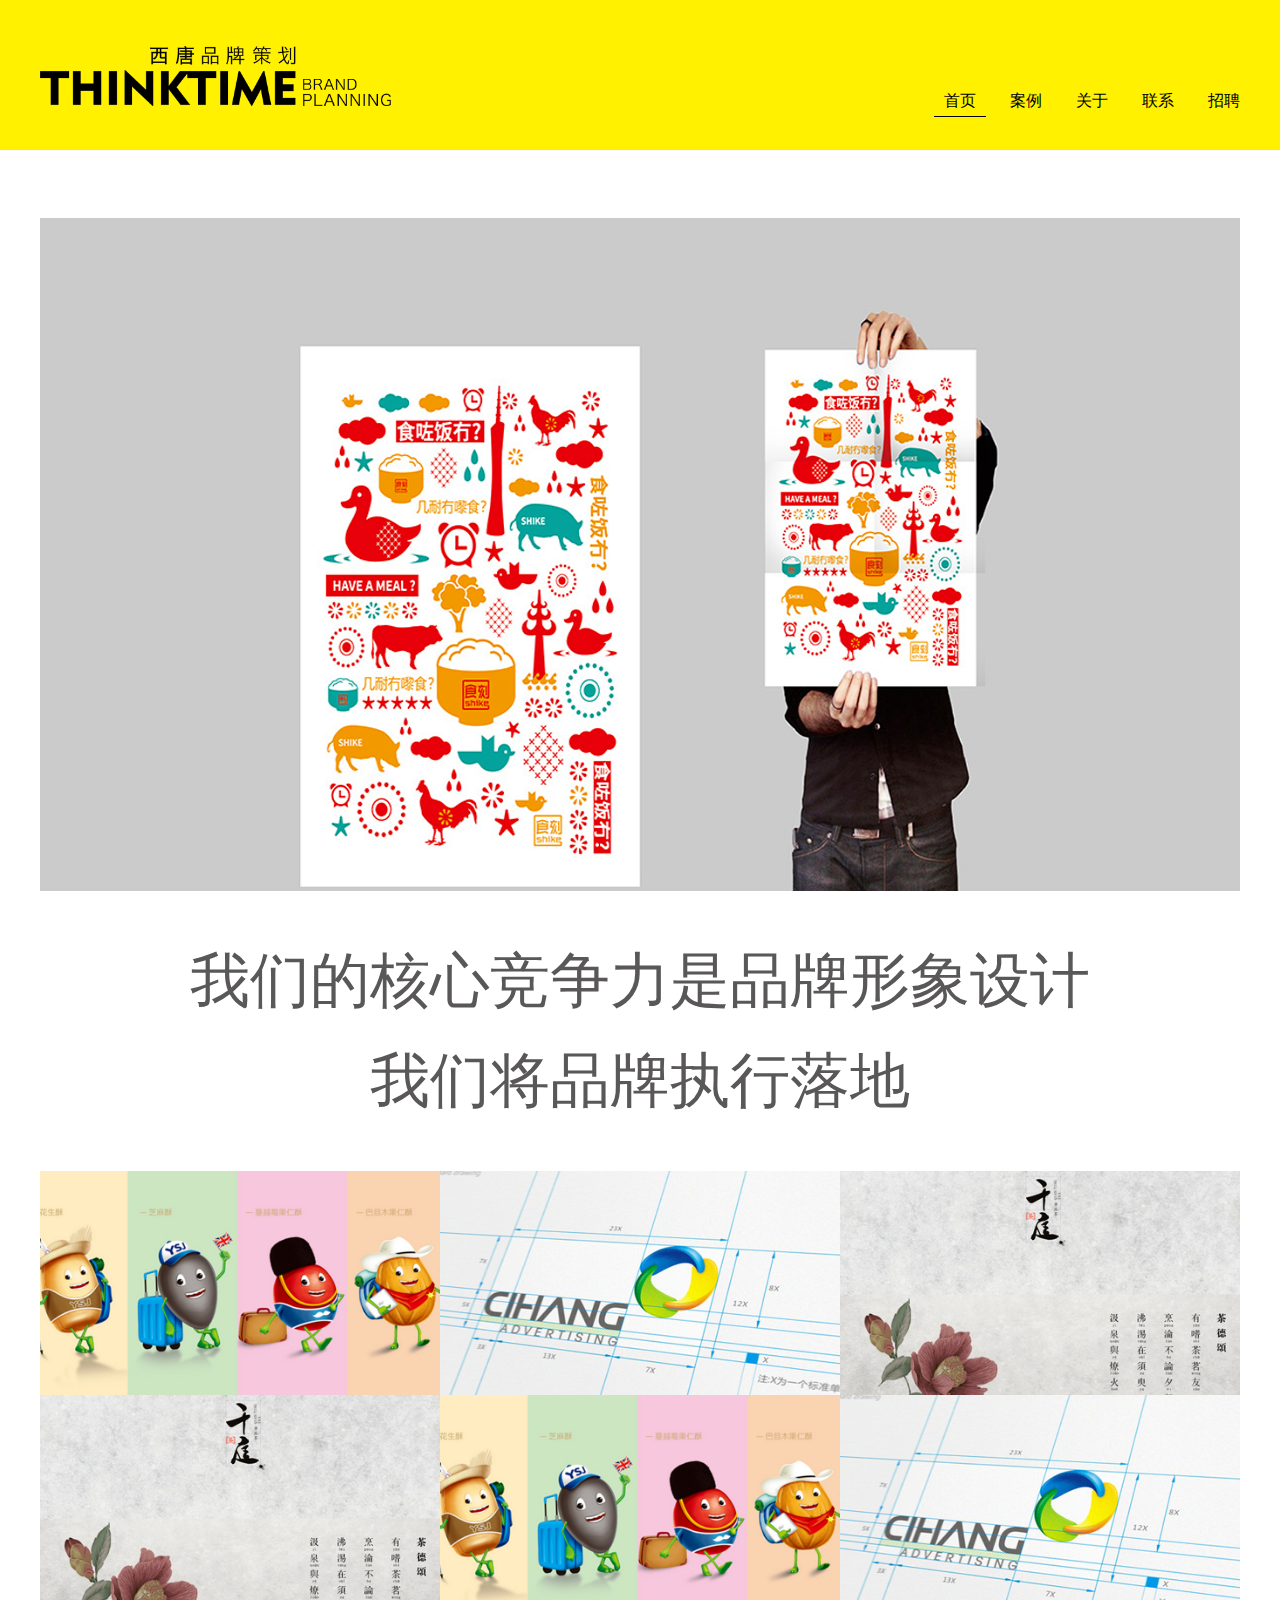
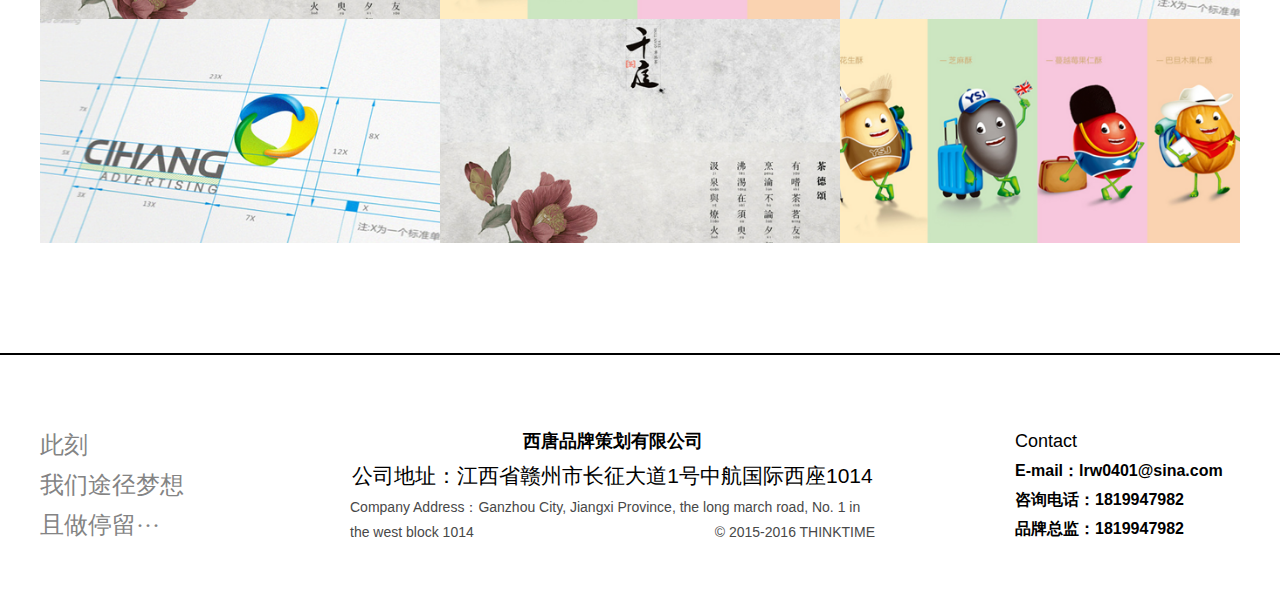
<file: index.html>
<!DOCTYPE HTML>
<html>
    <head>
        <meta charset="utf-8">
        <title>西塘品牌策划</title>
        <link href='css/begin.css' type="text/css" rel="stylesheet">
        <link href='css/main.css' type="text/css" rel="stylesheet">
        <script type="text/javascript" src="http://cdn.webfont.youziku.com/wwwroot/js/wf/youziku.api.min.js"></script>
    </head>
    <script type="text/javascript">  
       $youziku.load("#in-lg-title", "b92ecdec26a74c28a177767f41d99d16", "PingFangEL");
       /*$youziku.load("#id1,.class1,h1", "b92ecdec26a74c28a177767f41d99d16", "PingFangEL");*/
       /*．．．*/
       $youziku.draw();
    </script>
    <body>
        <div class="header">
            <div class="container">
                <div class="hd-logo">
                    <img src="css/image/logo.png" alt="logo" >
                </div>
                <div class="hd-nav">
                    <ul>
                        <li><a href="#" class="active">首页</a></li>
                        <li><a href="page2.html" >案例</a></li>
                        <li><a href="page3.html" >关于</a></li>
                        <li><a href="#" >联系</a></li>
                        <li><a href="#" >招聘</a></li>
                    </ul>
                </div>
            </div>
        </div>
        <div class="wrap">
            <div class="container">
                <div id="slideBox" class="slideBox">
                    <div class="bd">
                        <ul>
                            <li><a><img src="css/image/case1.png"></a></li>
                            <li><a><img src="css/image/case3.png"></a></li>
                            <li><a><img src="css/image/case2.png"></a></li>
                        </ul>
                    </div>
                </div>
                <div class="in-lg-title" id="in-lg-title">
                    <h1>我们的核心竞争力是品牌形象设计</h1>
                    <h1>我们将品牌执行落地</h1>
                </div>
                <div class="in-desp">
                <ul>
                    <li>
                        <a href="#">
                            <img src="css/image/in-desp1.png">
                            <div class="in-desp-cover">
                                <p>《扎堆》餐饮品牌策略设计</p>
                                <p>MILUO VI DESIGN</p>
                            </div>
                        </a>
                    </li>
                    <li>
                        <a href="#">
                            <img src="css/image/in-desp2.png">
                            <div class="in-desp-cover">
                                <p>《扎堆》餐饮品牌策略设计</p>
                                <p>MILUO VI DESIGN</p>
                            </div>
                        </a>
                    </li>
                    <li>
                        <a href="#">
                            <img src="css/image/in-desp3.png">
                            <div class="in-desp-cover">
                                <p>《扎堆》餐饮品牌策略设计</p>
                                <p>MILUO VI DESIGN</p>
                            </div>
                        </a>
                    </li>
                    <li>
                        <a href="#">
                            <img src="css/image/in-desp3.png">
                            <div class="in-desp-cover">
                                <p>《扎堆》餐饮品牌策略设计</p>
                                <p>MILUO VI DESIGN</p>
                            </div>
                        </a>
                    </li>
                    <li>
                        <a href="#">
                            <img src="css/image/in-desp1.png">
                            <div class="in-desp-cover">
                                <p>《扎堆》餐饮品牌策略设计</p>
                                <p>MILUO VI DESIGN</p>
                            </div>
                        </a>
                    </li>
                    <li>
                        <a href="#">
                            <img src="css/image/in-desp2.png">
                            <div class="in-desp-cover">
                                <p>《扎堆》餐饮品牌策略设计</p>
                                <p>MILUO VI DESIGN</p>
                            </div>
                        </a>
                    </li>
                    <li>
                        <a href="#">
                            <img src="css/image/in-desp2.png">
                            <div class="in-desp-cover">
                                <p>《扎堆》餐饮品牌策略设计</p>
                                <p>MILUO VI DESIGN</p>
                            </div>
                        </a>
                    </li>
                    <li>
                        <a href="#">
                            <img src="css/image/in-desp3.png">
                            <div class="in-desp-cover">
                                <p>《扎堆》餐饮品牌策略设计</p>
                                <p>MILUO VI DESIGN</p>
                            </div>
                        </a>
                    </li>
                    <li>
                        <a href="#">
                            <img src="css/image/in-desp1.png">
                            <div class="in-desp-cover">
                                <p>《扎堆》餐饮品牌策略设计</p>
                                <p>MILUO VI DESIGN</p>
                            </div>
                        </a>
                    </li>
                </ul>
            </div>
            </div>
        </div>
        <div class="footer">
        <div class="ft-container">
            <div class="ft-box1">
                <h3>此刻</h3>
                <h3>我们途径梦想</h3>
                <h3>且做停留···</h3>
            </div>

            <div class="ft-box2">
                <h4 class="ft-box2-title">西唐品牌策划有限公司</h4>
                <p class="ft-box2-address">公司地址：江西省赣州市长征大道1号中航国际西座1014</p>
                <p class="ft-box2-address-en">Company Address：Ganzhou City, Jiangxi Province, the long march
                    road, No. 1 in the west block 1014             <span style="float: right">© 2015-2016 THINKTIME</span></p>
            </div>

            <div class="ft-box3">
                <h4 class="ft-box3-title">Contact</h4>
                <p class="ft-box3-text">E-mail：lrw0401@sina.com</p>
                <p class="ft-box3-text">咨询电话：1819947982</p>
                <p class="ft-box3-text">品牌总监：1819947982</p>
            </div>
        </div>
    </div>
        <script type="text/javascript" src="js/tool.js"></script>
        <script type="text/javascript" src="js/base.js"></script>
        <script type="text/javascript" src="main.js"></script>
    </body>
</html>
</file>
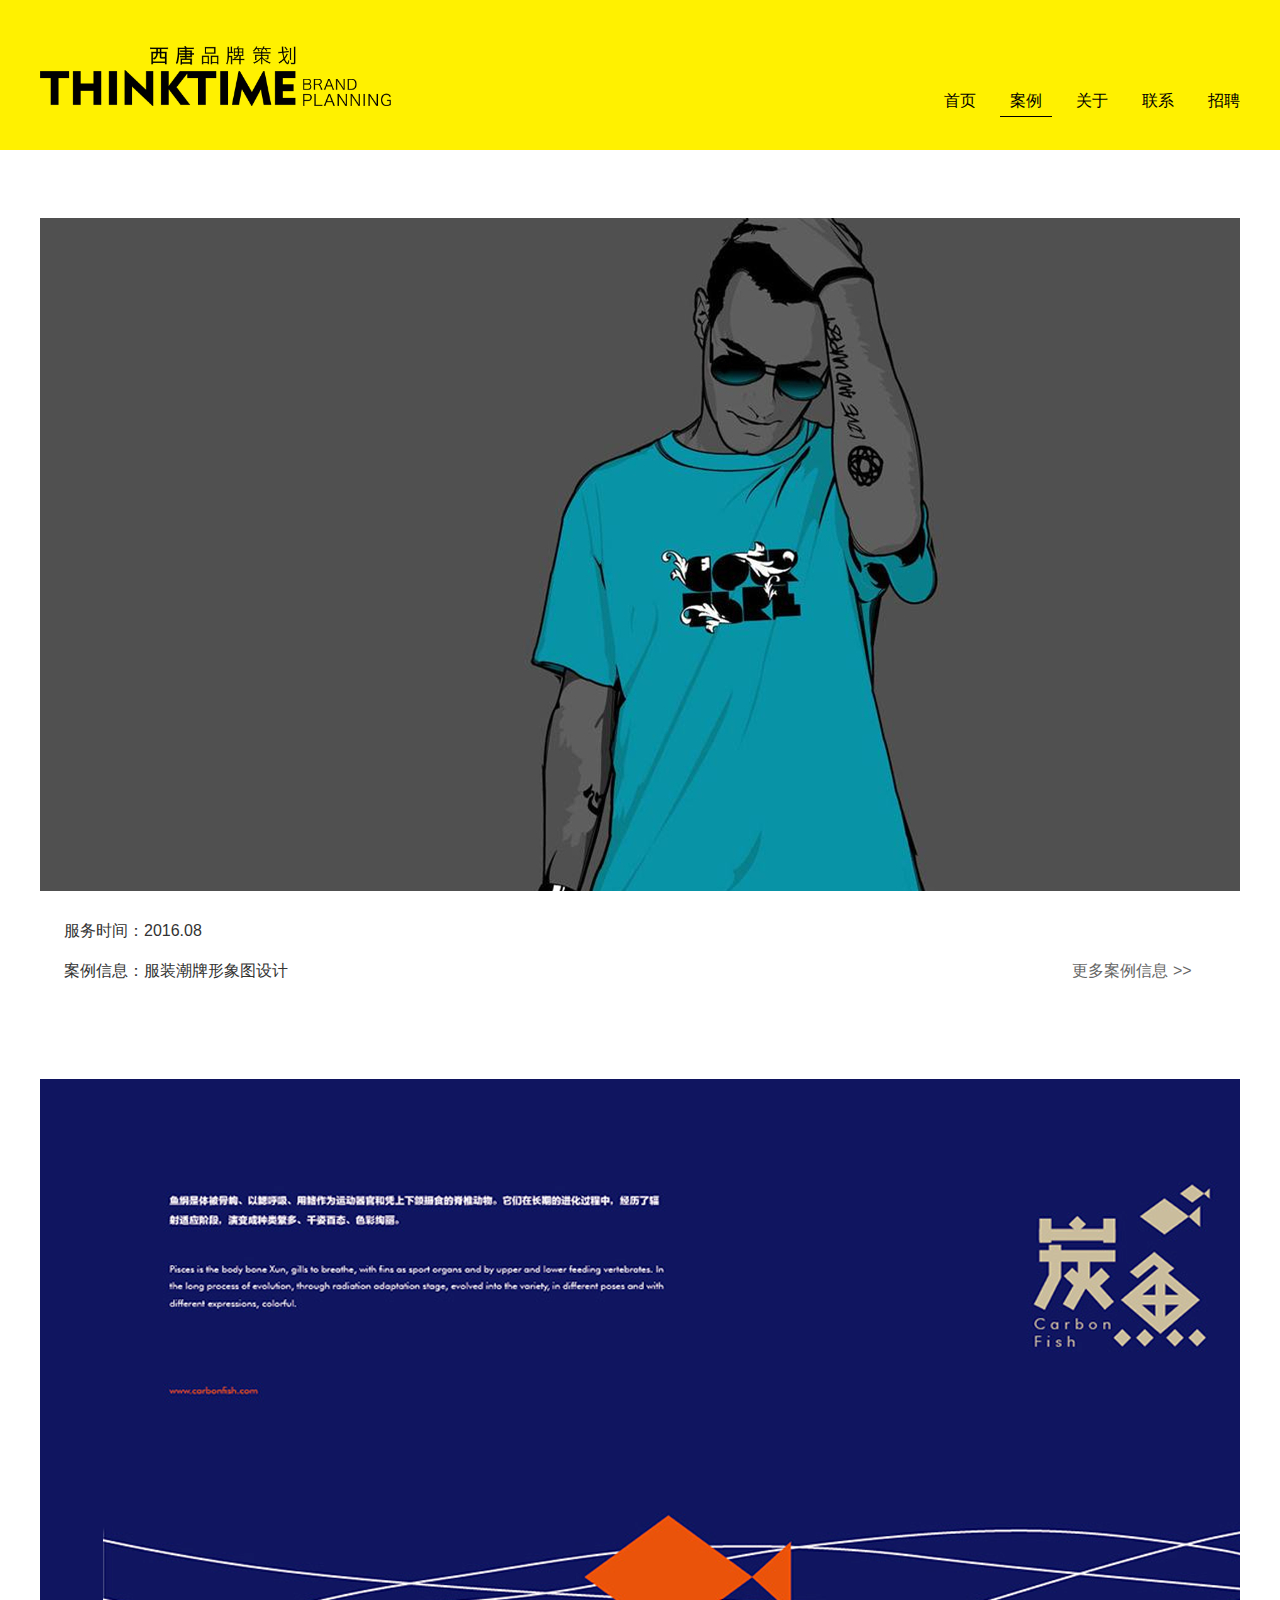
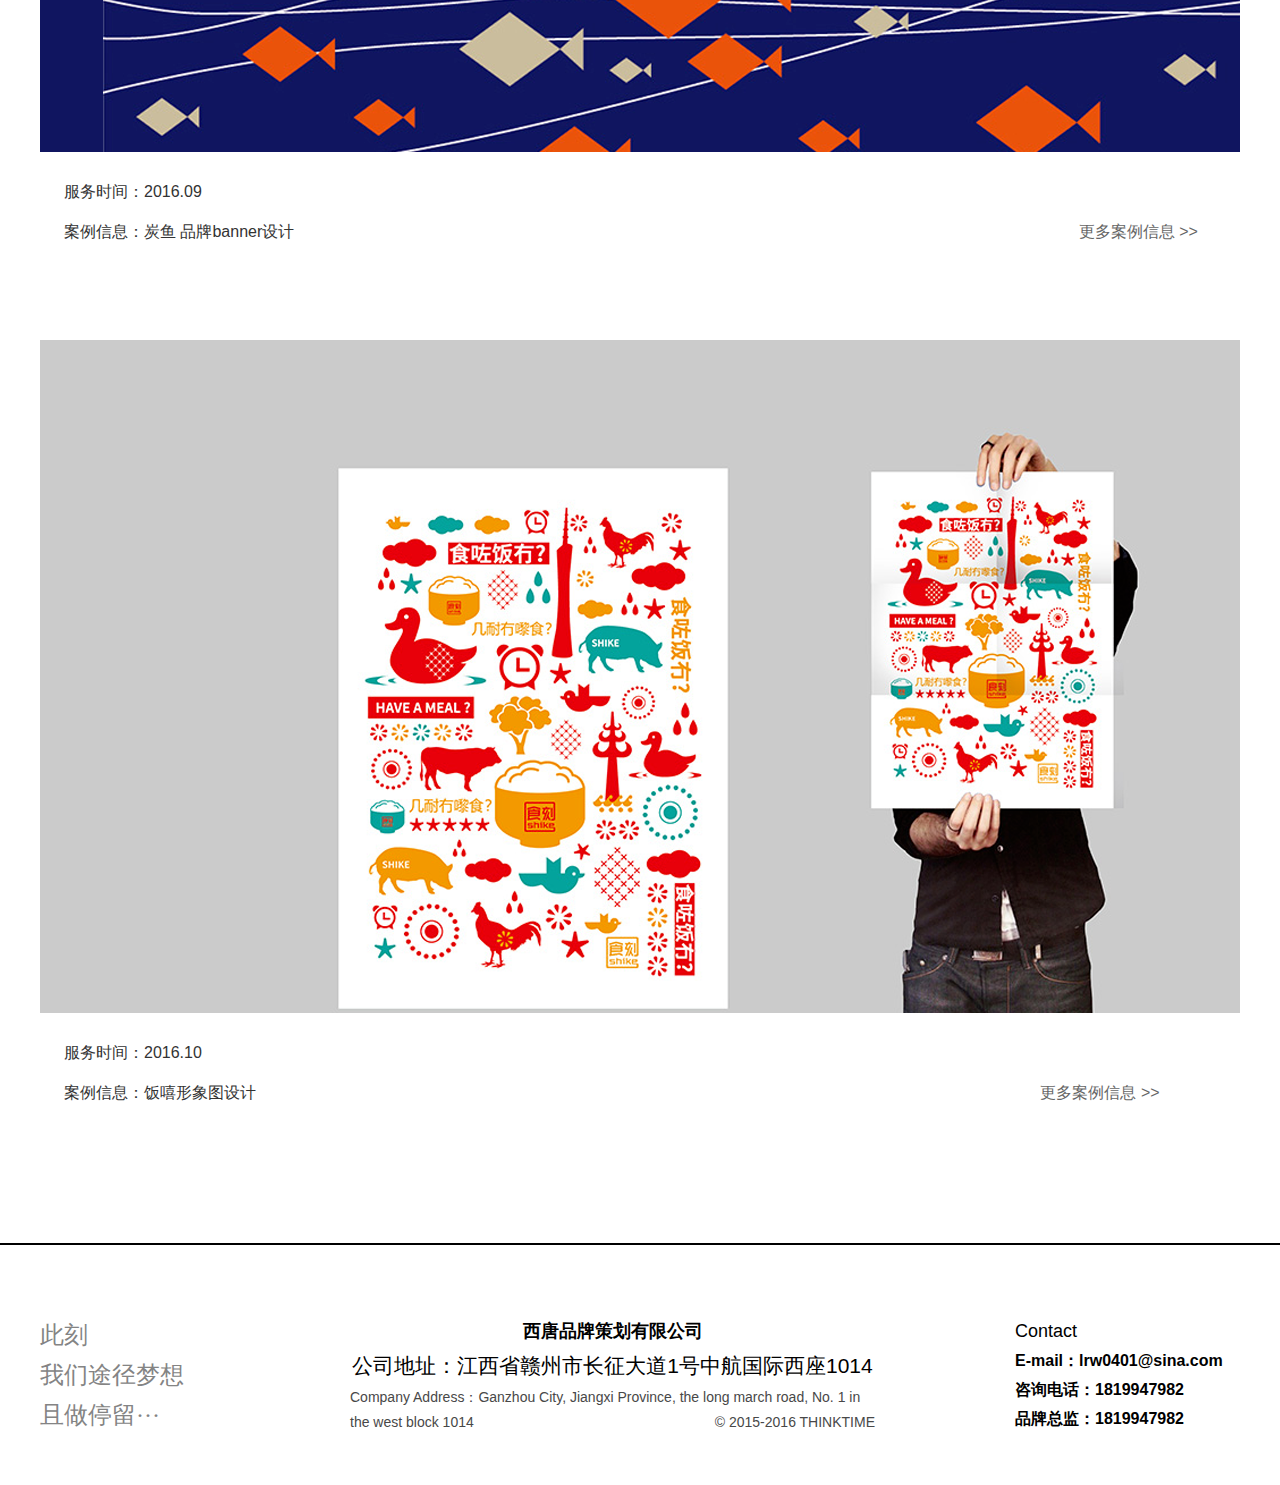
<file: page2.html>
<!DOCTYPE HTML>
<html>
    <head>
        <meta charset="utf-8">
        <title>西塘品牌策划</title>
        <link href='css/begin.css' type="text/css" rel="stylesheet">
        <link href='css/main.css' type="text/css" rel="stylesheet">
    </head>
    <body>
        <div class="header">
            <div class="container">
                <div class="hd-logo">
                    <img src="css/image/logo.png" alt="logo" >
                </div>
                <div class="hd-nav">
                    <ul>
                        <li><a href="index.html" >首页</a></li>
                        <li><a href="page2.html" class="active">案例</a></li>
                        <li><a href="page3.html" >关于</a></li>
                        <li><a href="#" >联系</a></li>
                        <li><a href="#" >招聘</a></li>
                    </ul>
                </div>
            </div>
        </div>
        <div class="wrap">
            <div class="container">
                <div id="slideBox" class="slideBox" style="overflow:inherit">
                    <div class="bd">
                        <a><img src="css/image/case1.png"></a>
                    </div>
                </div>
                 <div class="bd-text">
                        <p>服务时间：2016.08</p>
                        <p>案例信息：服装潮牌形象图设计 <span class="text-more">更多案例信息 >></span></p>
                     
                </div>
                <div class="bd-info">
                    <p>“CRZ”潮牌是一个以成衣为核心品类，全线开发由外到内的高品质潮人装，CRZ是上海日播服饰有限公司旗下品牌之一，CRZ全线开发时尚贴身服饰内搭品牌。潮牌CRZ多元化的产品具有标准廓型、顶级面料、丰富色彩、个性图案、特色包装、DIY乐活精神，强调个人内心归属感，注重情调、价值感，时尚感，潮牌CRZ引领个人时尚内搭新概念时尚潮装。</p>   
                    <p>NPC主要代理的品牌有：李晨nic自己设计的"nic is coming..." , NIKE , MANHATTAN , STAGE , MICHAEL LAU的玩偶， G-SHOCK, SPEEDCAT , LACOSTE。</p>
                </div>
            </div>
        </div>
        <div class="wrap">
            <div class="container">
                <div id="slideBox" class="slideBox" style="overflow:inherit">
                    <div class="bd">
                        <a><img src="css/image/case2.png"></a>
                    </div>
                </div>
                 <div class="bd-text">
                        <p>服务时间：2016.09</p>
                        <p>案例信息：炭鱼 品牌banner设计 <span class="text-more">更多案例信息 >></span></p>
                     
                </div>
                <div class="bd-info">
                    <p>“CRZ”潮牌是一个以成衣为核心品类，全线开发由外到内的高品质潮人装，CRZ是上海日播服饰有限公司旗下品牌之一，CRZ全线开发时尚贴身服饰内搭品牌。潮牌CRZ多元化的产品具有标准廓型、顶级面料、丰富色彩、个性图案、特色包装、DIY乐活精神，强调个人内心归属感，注重情调、价值感，时尚感，潮牌CRZ引领个人时尚内搭新概念时尚潮装。</p>   
                    <p>NPC主要代理的品牌有：李晨nic自己设计的"nic is coming..." , NIKE , MANHATTAN , STAGE , MICHAEL LAU的玩偶， G-SHOCK, SPEEDCAT , LACOSTE。</p>
                </div>
            </div>
        </div>
        <div class="wrap">
            <div class="container">
                <div id="slideBox" class="slideBox" style="overflow:inherit">
                    <div class="bd">
                        <a><img src="css/image/case3.png"></a>
                    </div>
                </div>
                 <div class="bd-text">
                        <p>服务时间：2016.10</p>
                        <p>案例信息：饭嘻形象图设计 <span class="text-more">更多案例信息 >></span></p>
                     
                </div>
                <div class="bd-info">
                    <p>“CRZ”潮牌是一个以成衣为核心品类，全线开发由外到内的高品质潮人装，CRZ是上海日播服饰有限公司旗下品牌之一，CRZ全线开发时尚贴身服饰内搭品牌。潮牌CRZ多元化的产品具有标准廓型、顶级面料、丰富色彩、个性图案、特色包装、DIY乐活精神，强调个人内心归属感，注重情调、价值感，时尚感，潮牌CRZ引领个人时尚内搭新概念时尚潮装。</p>   
                    <p>NPC主要代理的品牌有：李晨nic自己设计的"nic is coming..." , NIKE , MANHATTAN , STAGE , MICHAEL LAU的玩偶， G-SHOCK, SPEEDCAT , LACOSTE。</p>
                </div>
            </div>
        </div>
        <div class="footer">
        <div class="ft-container">
            <div class="ft-box1">
                <h3>此刻</h3>
                <h3>我们途径梦想</h3>
                <h3>且做停留···</h3>
            </div>

            <div class="ft-box2">
                <h4 class="ft-box2-title">西唐品牌策划有限公司</h4>
                <p class="ft-box2-address">公司地址：江西省赣州市长征大道1号中航国际西座1014</p>
                <p class="ft-box2-address-en">Company Address：Ganzhou City, Jiangxi Province, the long march
                    road, No. 1 in the west block 1014             <span style="float: right">© 2015-2016 THINKTIME</span></p>
            </div>

            <div class="ft-box3">
                <h4 class="ft-box3-title">Contact</h4>
                <p class="ft-box3-text">E-mail：lrw0401@sina.com</p>
                <p class="ft-box3-text">咨询电话：1819947982</p>
                <p class="ft-box3-text">品牌总监：1819947982</p>
            </div>
        </div>
    </div>
        <script type="text/javascript" src="js/tool.js"></script>
        <script type="text/javascript" src="js/base.js"></script>
        <script type="text/javascript" src="js/page2.js"></script>
    </body>
</html>
</file>
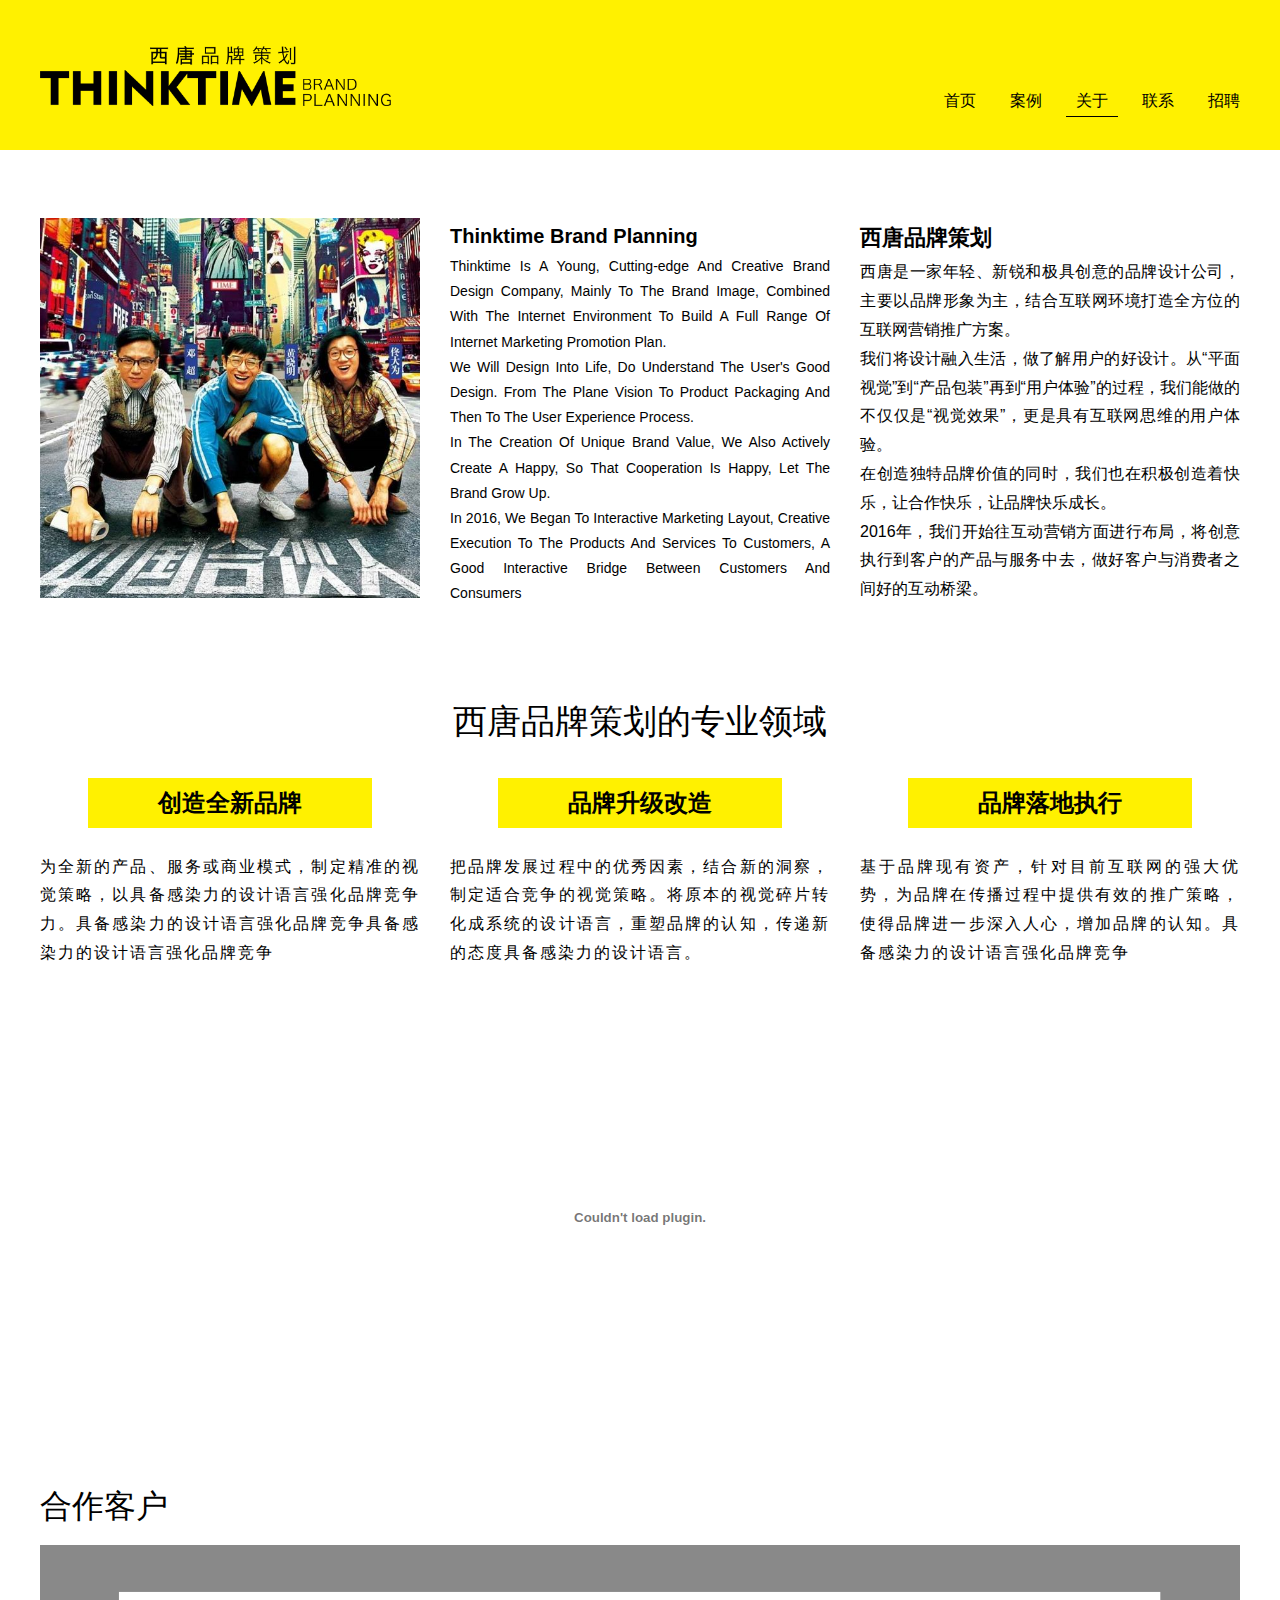
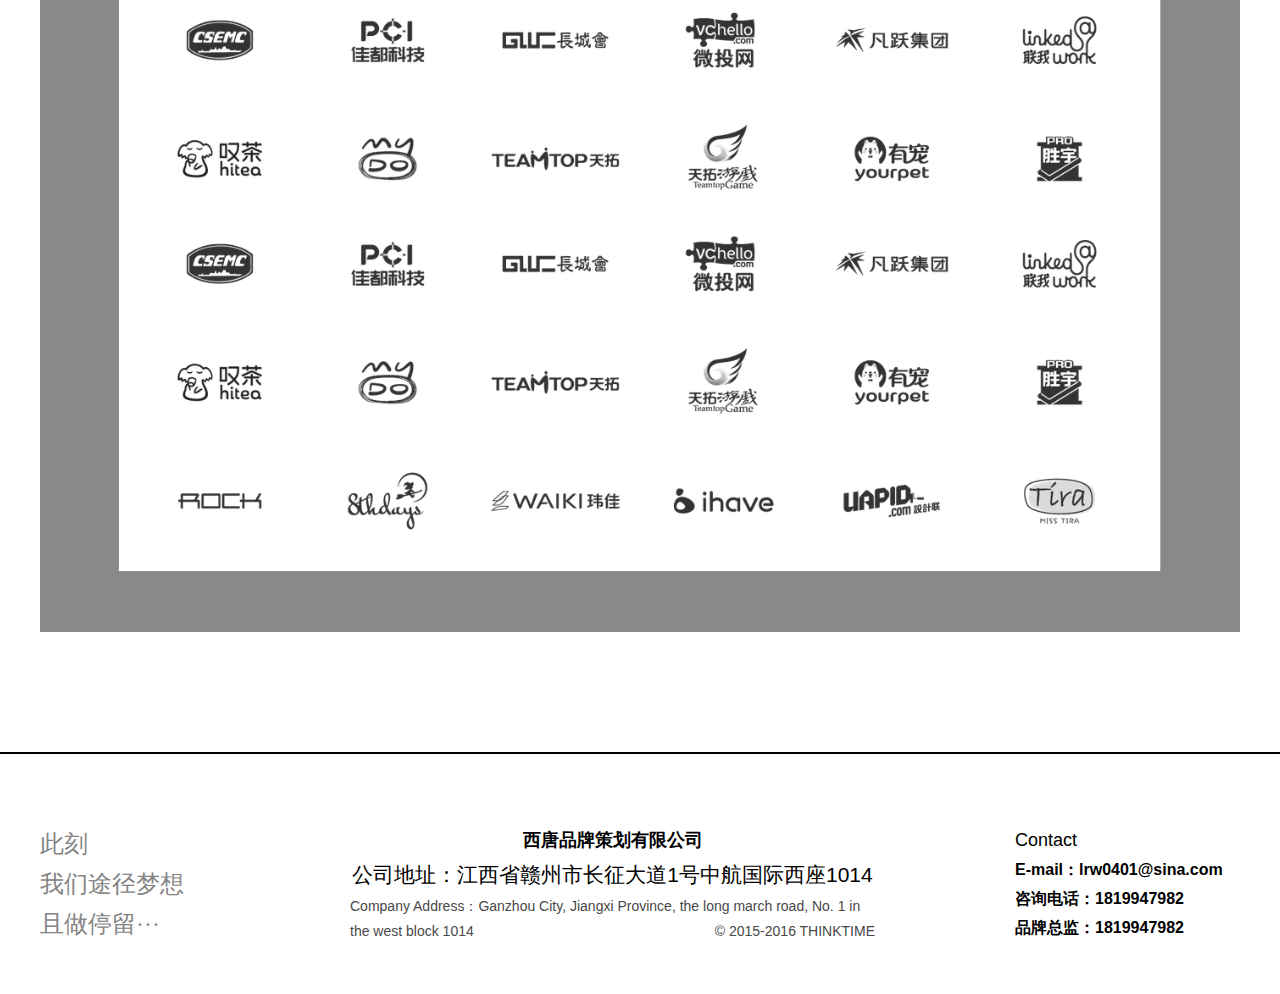
<file: page3.html>
<!DOCTYPE HTML>
<html>
    <head>
        <meta charset="utf-8">
        <title>西塘品牌策划</title>
        <link href='css/begin.css' type="text/css" rel="stylesheet">
        <link href='css/main.css' type="text/css" rel="stylesheet">
    </head>
    <body>
        <div class="header">
            <div class="container">
                <div class="hd-logo">
                    <img src="css/image/logo.png" alt="logo" >
                </div>
                <div class="hd-nav">
                    <ul>
                        <li><a href="index.html" >首页</a></li>
                        <li><a href="page2.html" >案例</a></li>
                        <li><a href="page3.html" class="active">关于</a></li>
                        <li><a href="#" >联系</a></li>
                        <li><a href="#" >招聘</a></li>
                    </ul>
                </div>
            </div>
        </div>
        <div class="wrap">
            <div class="container">
                <div class="ab-cols3-box">
                    <div class="ab-cl1-box ab-cl1-box-1">
                        <img src="css/image/about1.jpg" width="380px" height="380px">
                    </div>
                    <div class="ab-cl2-box ab-cl2-box-1">
                    <h5>Thinktime Brand Planning</h5>
                    <p>Thinktime Is A Young, Cutting-edge And Creative Brand Design Company, Mainly To The Brand Image, Combined With The Internet Environment To Build A Full Range Of Internet Marketing Promotion Plan.</p>
                    <p>We Will Design Into Life, Do Understand The User's Good Design. From The Plane Vision To Product Packaging And Then To The User Experience Process.</p>
                    <p>In The Creation Of Unique Brand Value, We Also Actively Create A Happy, So That Cooperation Is Happy, Let The Brand Grow Up.</p>
                    <p>In 2016, We Began To Interactive Marketing Layout, Creative Execution To The Products And Services To Customers, A Good Interactive Bridge Between Customers And Consumers</p>
                    </div>
                    <div class="ab-cl3-box ab-cl3-box-1">
                    <h4>西唐品牌策划</h4>
                    <p>西唐是一家年轻、新锐和极具创意的品牌设计公司，主要以品牌形象为主，结合互联网环境打造全方位的互联网营销推广方案。</p>
                    <p>我们将设计融入生活，做了解用户的好设计。从“平面视觉”到“产品包装”再到“用户体验”的过程，我们能做的不仅仅是“视觉效果”，更是具有互联网思维的用户体验。</p>
                    <p>在创造独特品牌价值的同时，我们也在积极创造着快乐，让合作快乐，让品牌快乐成长。</p>
                    <p>2016年，我们开始往互动营销方面进行布局，将创意执行到客户的产品与服务中去，做好客户与消费者之间好的互动桥梁。</p>
                </div>
                </div>
                <div class="ab-cols3-box" style="margin-top: 80px;">
                <h2 style="font-weight: 100;font-size: 34px; text-align: center;">西唐品牌策划的专业领域</h2>
                <div class="ab-cl1-box ab-cl1-box-2">
                    <div class="ab-box2-title">创造全新品牌</div>
                    <p class="ab-box2-text">为全新的产品、服务或商业模式，制定精准的视觉策略，以具备感染力的设计语言强化品牌竞争力。具备感染力的设计语言强化品牌竞争具备感染力的设计语言强化品牌竞争</p>
                </div>
                <div class="ab-cl2-box ab-cl2-box-2">
                    <div class="ab-box2-title">品牌升级改造</div>
                    <p class="ab-box2-text">把品牌发展过程中的优秀因素，结合新的洞察，制定适合竞争的视觉策略。将原本的视觉碎片转化成系统的设计语言，重塑品牌的认知，传递新的态度具备感染力的设计语言。</p>
                </div>
                <div class="ab-cl3-box ab-cl3-box-2">
                    <div class="ab-box2-title">品牌落地执行</div>
                    <p class="ab-box2-text">基于品牌现有资产，针对目前互联网的强大优势，为品牌在传播过程中提供有效的推广策略，使得品牌进一步深入人心，增加品牌的认知。具备感染力的设计语言强化品牌竞争</p>
                </div>
                </div>
                <embed src="http://player.youku.com/player.php/sid/XMzI2NTc4NTMy/v.swf" width="700" height="400" type="application/x-shockwave-flash" allowfullscreen="true" wmode="opaque">
                <div class="ab-cooperation">
                <h3 class="ab-cooperation-title">合作客户</h3>
                <div class="ab-cooperation-content">
                    <a href="case.html">
                        <img src="css/image/about3.png" width="1044px" height="581px">
                    </a>
                </div>
            </div>
            </div>
        </div>
        <div class="footer">
        <div class="ft-container">
            <div class="ft-box1">
                <h3>此刻</h3>
                <h3>我们途径梦想</h3>
                <h3>且做停留···</h3>
            </div>

            <div class="ft-box2">
                <h4 class="ft-box2-title">西唐品牌策划有限公司</h4>
                <p class="ft-box2-address">公司地址：江西省赣州市长征大道1号中航国际西座1014</p>
                <p class="ft-box2-address-en">Company Address：Ganzhou City, Jiangxi Province, the long march
                    road, No. 1 in the west block 1014             <span style="float: right">© 2015-2016 THINKTIME</span></p>
            </div>

            <div class="ft-box3">
                <h4 class="ft-box3-title">Contact</h4>
                <p class="ft-box3-text">E-mail：lrw0401@sina.com</p>
                <p class="ft-box3-text">咨询电话：1819947982</p>
                <p class="ft-box3-text">品牌总监：1819947982</p>
            </div>
        </div>
    </div>
        <script type="text/javascript" src="js/tool.js"></script>
        <script type="text/javascript" src="js/base.js"></script>
        <script type="text/javascript" src="js/page2.js"></script>
    </body>
</html>
</file>
<file: css/begin.css>
body, h1, h2, h3, h4, h5, h6, hr, p, blockquote, dl, dt, dd, ul, ol, li, pre, form, fieldset, legend, button, input, textarea, th, td { margin:0; padding:0; }
body, button, input, select, textarea { font:12px/1.5tahoma, arial, \5b8b\4f53; }
h1, h2, h3, h4, h5, h6{ font-size:100%; }
address, cite, dfn, em, var { font-style:normal; }
code, kbd, pre, samp { font-family:couriernew, courier, monospace; }
small{ font-size:12px; }
ul, ol { list-style:none; }
a { text-decoration:none; }
a:hover { text-decoration:underline; }
sup { vertical-align:text-top; }
sub{ vertical-align:text-bottom; }
legend { color:#000; }
fieldset, img { border:0; }
button, input, select, textarea { font-size:100%; }
table { border-collapse:collapse; border-spacing:0; }
</file>
<file: css/main.css>
body, button, input, select, textarea {
    font-family: 'helvetica neue','hiragino sans gb',stheiti,'wenquanyi micro hei',\5FAE\8F6F\96C5\9ED1,\5B8B\4F53,sans-serif;
}
body {
    font-size: 14px;
    font-size: 1.4rem;
    line-height: 1.8;
    min-width: 1200px;
}

.header {
    width: 100%;
    height: 150px;
    background-color: #fff100;
    position: relative;
}
.container {
    width: 1200px;
    margin: 0px auto;
    overflow: hidden;
}
.hd-logo {
    width: 351px;
    position: absolute;
    bottom: 44px;
}
.hd-logo a {
    outline: none;
}
.header .container img {
    border: 0 none;
    width: auto\9;
    height: auto;
    max-width: 100%;
    vertical-align: top;
    -ms-interpolation-mode: bicubic;
}
.header .container .hd-nav {
    float: right;
    margin-top: 87px;
}
.header .container .hd-nav li {
    margin-left: 24px;
    float: left;
}
.hd-nav li a.active {
    border-bottom: 1px solid #000;
}
.hd-nav li a {
    display: block;
    width: 100%;
    height: 100%;
    outline: none;
    text-decoration: none;
    color: #000;
    padding: 0px 5px;
    text-align: center;
    font-size: 16px;
}
.hd-nav li a:hover {
    border-bottom: 1px solid #000;
}

.wrap {
    margin-top: 68px;
}
#slideBox {
    width:100%;
    height: 673px;
    overflow: hidden;
    position: relative;
}
.slideBox .bd {
    position: relative;
    height: 100%;
    z-index: 0;
}
.slideBox .bd ul li img {
    width: 100%;
    height: 774px;
    display: block;
    position: absolute;
    opacity: 0;
    filter: alpha(opacity=0);
}
.wrap .in-lg-title {
    margin: 40px 0;
}
.wrap .container .in-lg-title h1 {
    font-weight: lighter;
    color: #595757;
    font-size: 60px;
    text-align: center;
    line-height: 100px;
}
.in-desp {
    width: 100%;
}
.in-desp ul li {
    width: 33.333%;
    height: 224px;
    float: left;
}
.in-desp ul li a {
    display: block;
    outline: none;
    width: 100%;
    height: 100%;
    position: relative;
}
.in-desp ul li img {
    border: 0 none;
    height: auto;
    max-width: 100%;
    vertical-align: top;   
}
.in-desp ul li .in-desp-cover {
    width: 100%;
    height: 100%;
    position: absolute;
    top: 0;
    left: 0;
    background-color: rgba(255,241,0,0.8);
    opacity: 0;
    transition: all 0.3s ease;
}
.in-desp ul li .in-desp-cover p:first-of-type {
    margin-top: 100px;
}
.in-desp ul li .in-desp-cover p {
    color: #000;
    text-align: center;
    font-size: 14px;
}
.footer {
    margin-top: 110px;
    border-top: 2px solid #000000;
    padding: 70px 0px 50px 0px;
}
.ft-container {
    width: 1200px;
    margin: 0px auto;
    height: 120px;
}
.ft-box1 {
    width: 310px;
    height: 100%;
    float: left;
}
.ft-box1 h3 {
    font-weight: 100;
    font-size: 24px;
    line-height: 40px;
    color: #848484;
    font-family: FZxihei;
}
.ft-box2 {
    width: 525px;
    height: 100%;
    float: left;
}
.ft-box2-title {
    font-size: 18px;
    text-align: center;
}
.ft-box2-address {
    font-size: 21px;
    text-align: center;
}
.ft-box2-address-en {
    color: #484848;
    font-size: 14px;
}
.ft-box3 {
    float: left;
    margin-left: 140px;
}
.ft-box3-title {
    font-weight: 100;
    font-size: 18px;
}
.ft-box3-text {
    font-weight: bolder;
    font-size: 16px;
}


/*page2*/
.bd-text {
    margin-top: 20px;
    height: 100px;
}
.bd-text p {
    font-size: 16px;
    line-height: 40px;
    padding-left: 24px;
    color: #333;
}
.bd-text .text-more {
    position: relative;
    right: -780px;
    color: #666;
    cursor: pointer;
}
.bd-info p{
    text-indent: 40px;
    font-size: 18px;
    color: darkseagreen;
}
.bd-info {
    opacity: 0;
    filter: alpha(opacity=0);
    height: 0;
}

/*page3*/
.ab-cl1-box-1 {
    position: relative;
}
.ab-cl1-box {
    width: 380px;
    float: left;
    margin-right: 30px;
}
.ab-cl2-box {
    width: 380px;
    float: left;
}
.ab-cl2-box-1 h5 {
    font-size: 20px;
}
.ab-cl2-box-1 p {
    font-size: 14px;
}
.ab-cl3-box-1 h5 {
    font-size: 20px;
}
.ab-cl3-box-1 p {
    font-size: 16px;
}
.ab-cl3-box {
    width: 380px;
    float: right;
}
.ab-cols3-box {
    overflow: hidden;
    text-align: justify;
}
.ab-box2-title {
    width: 284px;
    height: 50px;
    background-color: #fff100;
    font-size: 24px;
    text-align: center;
    line-height: 50px;
    font-weight: bolder;
    margin: 25px auto;
}
.ab-box2-text {
    font-size: 16px;
    letter-spacing: 2px;
}
embed {
    margin: 0px auto;
    margin-top: 50px;
    display: block;
}
.ab-cooperation {
    margin:60px 0 10px 0;
}
.ab-cooperation-title {
    font-size: 32px;
    font-weight: 100;
}
.ab-cooperation-content {
    width: 100%;
    padding: 46px 78px;
    background-color: #898989;
    margin-top: 10px;
}
a {
    text-decoration: none;
}
</file>
